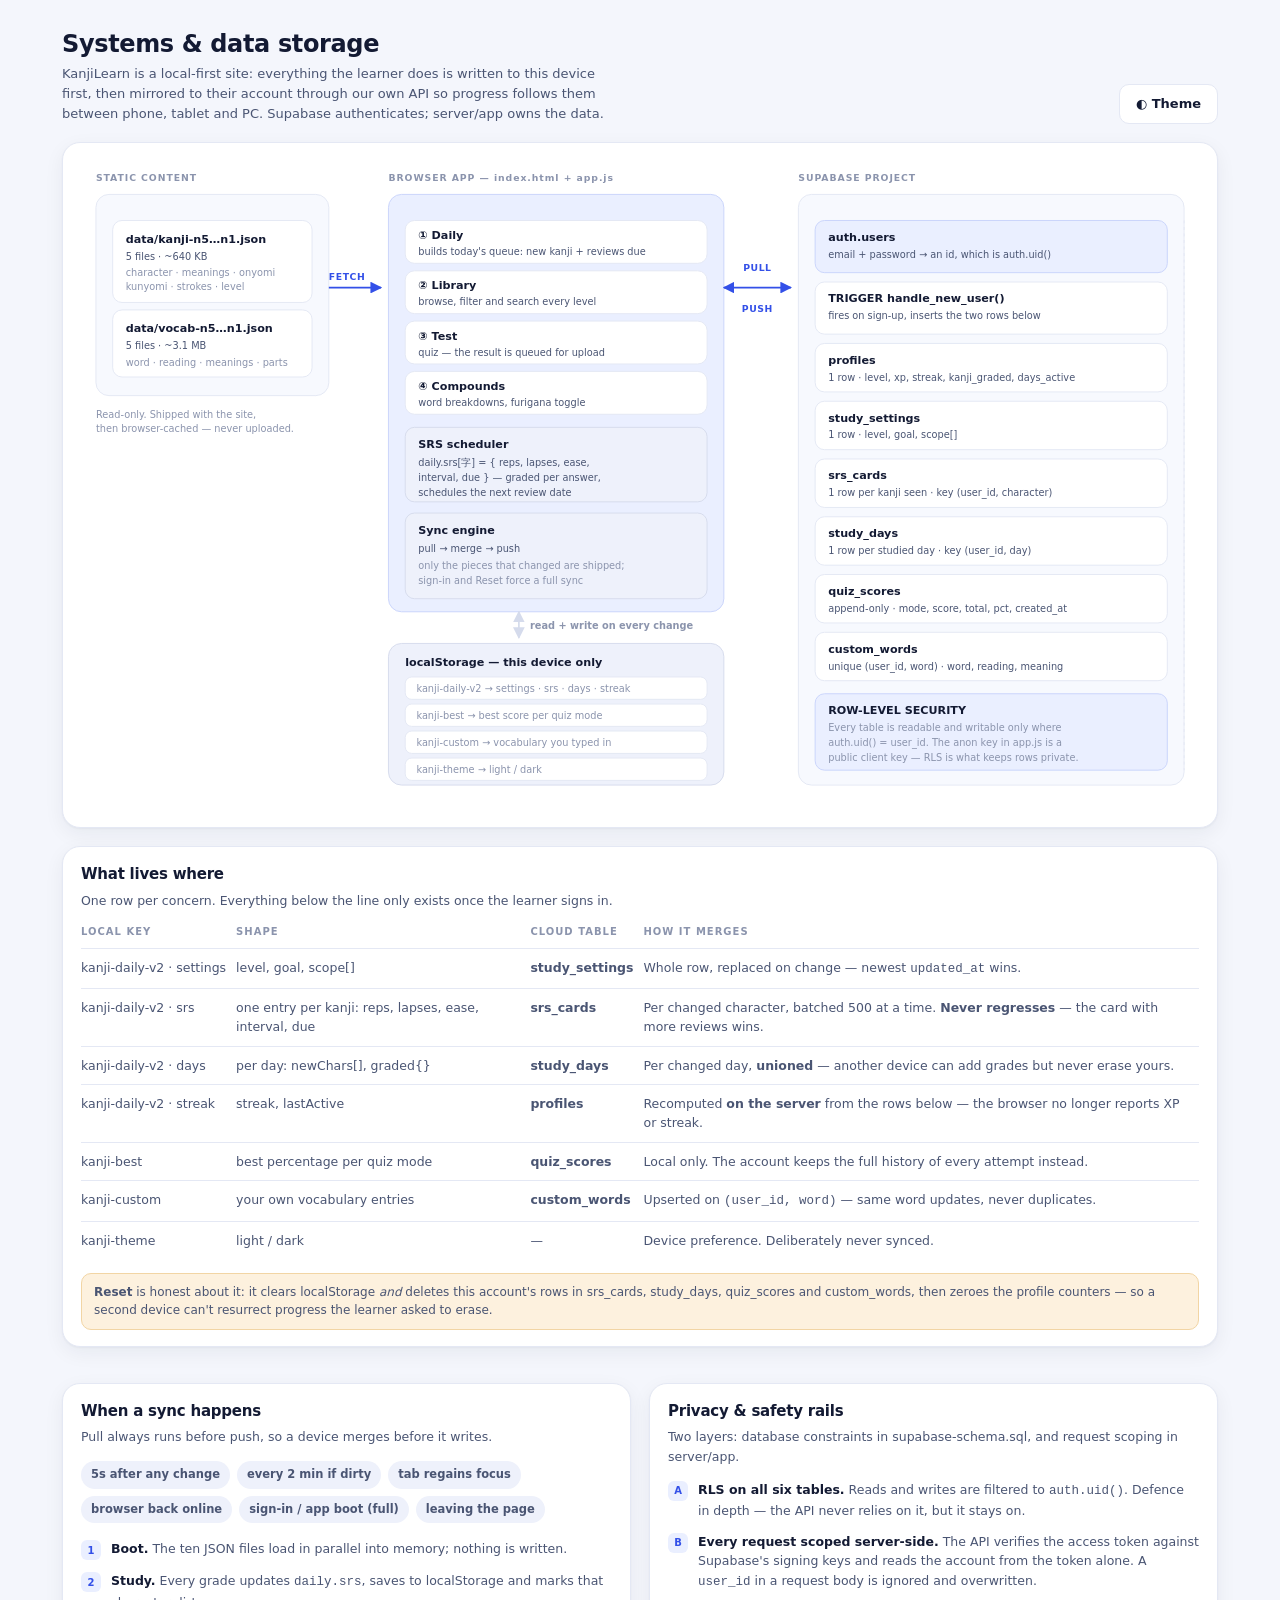
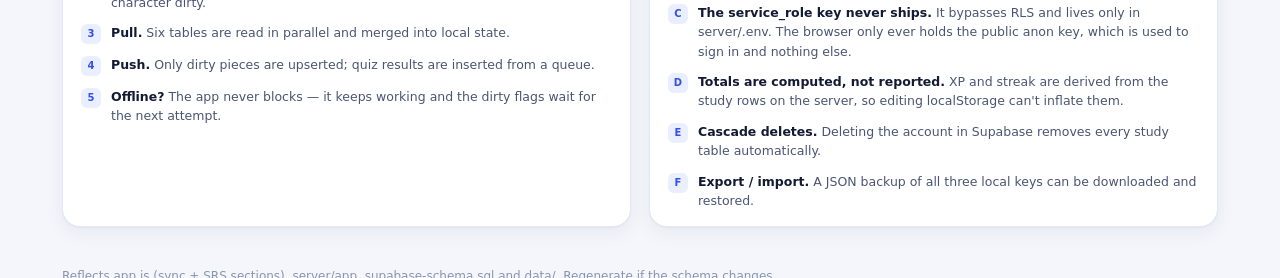
<file: architecture.html>
<!doctype html>
<html lang="en">
<head>
<meta charset="utf-8" />
<meta name="viewport" content="width=device-width, initial-scale=1" />
<title>KanjiLearn — systems &amp; data storage</title>
<link rel="stylesheet" href="styles.css" />
<style>
  body { padding: 0 0 60px; }
  .wrap { max-width: 1200px; margin: 0 auto; padding: 0 22px; }

  .arch-top {
    display: flex; align-items: flex-end; justify-content: space-between;
    gap: 18px; flex-wrap: wrap; margin: 30px 0 4px;
  }
  .arch-top h1 { font-size: 24px; }
  .arch-top p { color: var(--ink-2); font-size: 13px; margin-top: 5px; max-width: 68ch; }

  .arch-card {
    background: var(--surface);
    border: 1px solid var(--line);
    border-radius: var(--r-lg);
    box-shadow: var(--sh-2);
    padding: 16px 18px;
    margin: 18px 0;
  }
  .arch-card > h2 {
    display: flex; align-items: center; gap: 9px;
    font-size: 15px; margin-bottom: 4px;
  }
  .arch-card > .sub { font-size: 12.5px; color: var(--ink-2); margin-bottom: 14px; }

  /* ---------- the diagram ---------- */
  .svg-scroll { overflow-x: auto; padding-bottom: 4px; }
  svg.arch { display: block; width: 100%; min-width: 1040px; height: auto; }
  svg.arch text { font-family: var(--sans); }
  .t-cap   { font-size: 10.5px; fill: var(--muted); font-weight: 500; }
  .t-name  { font-size: 12px;   fill: var(--ink); font-weight: 700; }
  .t-sub   { font-size: 10.5px; fill: var(--ink-2); }
  .t-hd    { font-size: 10px;   fill: var(--muted); font-weight: 800; letter-spacing: .1em; }
  .t-arrow { font-size: 10px;   fill: var(--brand); font-weight: 800; letter-spacing: .06em; }
  .t-albl  { font-size: 10.5px; fill: var(--muted); font-weight: 600; }
  .box      { fill: var(--surface-2); stroke: var(--line); stroke-width: 1; }
  .box-in   { fill: var(--surface);   stroke: var(--line); stroke-width: 1; }
  .box-brand{ fill: var(--brand-soft); stroke: var(--brand-line); stroke-width: 1; }
  .box-dark { fill: var(--surface-3); stroke: var(--line-2); stroke-width: 1; }
  .rule     { stroke: var(--line); stroke-width: 1; }
  .link     { stroke: var(--brand); stroke-width: 1.8; fill: none; }
  .link-calm{ stroke: var(--line-2); stroke-width: 1.8; fill: none; }

  /* ---------- mapping table ---------- */
  table.map { width: 100%; border-collapse: collapse; font-size: 12.5px; }
  table.map th {
    text-align: left; font-size: 10px; letter-spacing: .1em; text-transform: uppercase;
    color: var(--muted); font-weight: 800; padding: 0 10px 8px 0; border-bottom: 1px solid var(--line);
  }
  table.map td { padding: 9px 10px 9px 0; border-bottom: 1px solid var(--line); vertical-align: top; color: var(--ink-2); }
  table.map tr:last-child td { border-bottom: 0; }
  table.map td:first-child { white-space: nowrap; }
  kbd.k {
    display: inline-block; font-family: ui-monospace, "Cascadia Code", Consolas, monospace;
    font-size: 11px; background: var(--surface-3); border: 1px solid var(--line);
    border-radius: 6px; padding: 1px 6px; color: var(--ink);
  }
  .tbl-name { color: var(--brand); font-weight: 600; white-space: nowrap; }
  .none { color: var(--muted); }

  .cols { display: grid; grid-template-columns: 1fr 1fr; gap: 18px; }
  .rule-list { list-style: none; margin: 0; padding: 0; display: flex; flex-direction: column; gap: 11px; }
  .rule-list li { display: flex; gap: 10px; font-size: 12.5px; color: var(--ink-2); }
  .rule-list b { color: var(--ink); }
  .rule-list .n {
    flex-shrink: 0; width: 20px; height: 20px; border-radius: 6px; margin-top: 1px;
    display: grid; place-items: center; font-size: 10px; font-weight: 800;
    background: var(--brand-soft); color: var(--brand);
  }
  .trig { display: flex; flex-wrap: wrap; gap: 7px; margin-top: 12px; }
  .trig span {
    font-size: 11.5px; font-weight: 600; padding: 5px 10px; border-radius: var(--r-pill);
    background: var(--surface-3); color: var(--ink-2);
  }
  .note {
    font-size: 12px; color: var(--ink-2); background: var(--amber-soft);
    border: 1px solid var(--amber-line); border-radius: var(--r-sm); padding: 9px 12px; margin-top: 14px;
  }
  .arch-foot { font-size: 12px; color: var(--muted); margin-top: 22px; }
</style>
</head>
<body>

<div class="wrap">

  <div class="arch-top">
    <div>
      <h1>Systems &amp; data storage</h1>
      <p>KanjiLearn is a local-first site: everything the learner does is written to this device first,
         then mirrored to their account through our own API so progress follows them between phone, tablet
         and PC. Supabase authenticates; <span class="kbd k">server/app</span> owns the data.</p>
    </div>
    <button class="btn" id="theme" type="button">◐ Theme</button>
  </div>

  <!-- ============================ DIAGRAM ============================ -->
  <div class="arch-card">
    <svg class="arch" viewBox="0 0 1200 700" role="img"
         aria-label="Architecture: static JSON data feeds the browser app, the app reads and writes localStorage, and syncs with six Supabase tables locked by row-level security.">

      <defs>
        <marker id="ah" viewBox="0 0 10 10" refX="9" refY="5" markerWidth="7" markerHeight="7" orient="auto-start-reverse">
          <path d="M 0 0 L 10 5 L 0 10 z" fill="var(--brand)" />
        </marker>
        <marker id="ahc" viewBox="0 0 10 10" refX="9" refY="5" markerWidth="7" markerHeight="7" orient="auto-start-reverse">
          <path d="M 0 0 L 10 5 L 0 10 z" fill="var(--line-2)" />
        </marker>
      </defs>

      <!-- column captions -->
      <text class="t-hd" x="16"   y="24">STATIC CONTENT</text>
      <text class="t-hd" x="330"  y="24">BROWSER APP — index.html + app.js</text>
      <text class="t-hd" x="770"  y="24">SUPABASE PROJECT</text>

      <!-- ============ 1. static datasets ============ -->
      <rect class="box" x="16" y="38" width="250" height="216" rx="14" />
      <rect class="box-in" x="34" y="66" width="214" height="88" rx="10" />
      <text class="t-name" x="48" y="90">data/kanji-n5…n1.json</text>
      <text class="t-sub"  x="48" y="108">5 files · ~640 KB</text>
      <text class="t-cap"  x="48" y="126">character · meanings · onyomi</text>
      <text class="t-cap"  x="48" y="141">kunyomi · strokes · level</text>

      <rect class="box-in" x="34" y="162" width="214" height="72" rx="10" />
      <text class="t-name" x="48" y="186">data/vocab-n5…n1.json</text>
      <text class="t-sub"  x="48" y="204">5 files · ~3.1 MB</text>
      <text class="t-cap"  x="48" y="222">word · reading · meanings · parts</text>

      <text class="t-cap" x="16" y="278">Read-only. Shipped with the site,</text>
      <text class="t-cap" x="16" y="293">then browser-cached — never uploaded.</text>

      <!-- ============ 2. the app ============ -->
      <rect class="box-brand" x="330" y="38" width="360" height="448" rx="14" />
      <rect class="box-in" x="348" y="66" width="324" height="46" rx="10" />
      <text class="t-name" x="362" y="86">① Daily</text>
      <text class="t-sub"  x="362" y="103">builds today's queue: new kanji + reviews due</text>

      <rect class="box-in" x="348" y="120" width="324" height="46" rx="10" />
      <text class="t-name" x="362" y="140">② Library</text>
      <text class="t-sub"  x="362" y="157">browse, filter and search every level</text>

      <rect class="box-in" x="348" y="174" width="324" height="46" rx="10" />
      <text class="t-name" x="362" y="194">③ Test</text>
      <text class="t-sub"  x="362" y="211">quiz — the result is queued for upload</text>

      <rect class="box-in" x="348" y="228" width="324" height="46" rx="10" />
      <text class="t-name" x="362" y="248">④ Compounds</text>
      <text class="t-sub"  x="362" y="265">word breakdowns, furigana toggle</text>

      <rect class="box-dark" x="348" y="288" width="324" height="80" rx="10" />
      <text class="t-name" x="362" y="310">SRS scheduler</text>
      <text class="t-sub"  x="362" y="330">daily.srs[字] = { reps, lapses, ease,</text>
      <text class="t-sub"  x="362" y="346">interval, due } — graded per answer,</text>
      <text class="t-sub"  x="362" y="362">schedules the next review date</text>

      <rect class="box-dark" x="348" y="380" width="324" height="92" rx="10" />
      <text class="t-name" x="362" y="402">Sync engine</text>
      <text class="t-sub"  x="362" y="422">pull → merge → push</text>
      <text class="t-cap"  x="362" y="440">only the pieces that changed are shipped;</text>
      <text class="t-cap"  x="362" y="456">sign-in and Reset force a full sync</text>

      <!-- ============ 3. local storage ============ -->
      <rect class="box-dark" x="330" y="520" width="360" height="152" rx="14" />
      <text class="t-name" x="348" y="544">localStorage — this device only</text>

      <rect class="box-in" x="348" y="556" width="324" height="24" rx="7" />
      <text class="t-cap" x="360" y="572">kanji-daily-v2 → settings · srs · days · streak</text>

      <rect class="box-in" x="348" y="585" width="324" height="24" rx="7" />
      <text class="t-cap" x="360" y="601">kanji-best → best score per quiz mode</text>

      <rect class="box-in" x="348" y="614" width="324" height="24" rx="7" />
      <text class="t-cap" x="360" y="630">kanji-custom → vocabulary you typed in</text>

      <rect class="box-in" x="348" y="643" width="324" height="24" rx="7" />
      <text class="t-cap" x="360" y="659">kanji-theme → light / dark</text>

      <!-- ============ 4. supabase ============ -->
      <rect class="box" x="770" y="38" width="414" height="634" rx="14" />

      <rect class="box-brand" x="788" y="66" width="378" height="56" rx="10" />
      <text class="t-name" x="802" y="88">auth.users</text>
      <text class="t-sub"  x="802" y="106">email + password → an id, which is auth.uid()</text>

      <rect class="box-in" x="788" y="132" width="378" height="56" rx="10" />
      <text class="t-name" x="802" y="154">TRIGGER handle_new_user()</text>
      <text class="t-sub"  x="802" y="172">fires on sign-up, inserts the two rows below</text>

      <rect class="box-in" x="788" y="198" width="378" height="52" rx="10" />
      <text class="t-name" x="802" y="220">profiles</text>
      <text class="t-sub"  x="802" y="238">1 row · level, xp, streak, kanji_graded, days_active</text>

      <rect class="box-in" x="788" y="260" width="378" height="52" rx="10" />
      <text class="t-name" x="802" y="282">study_settings</text>
      <text class="t-sub"  x="802" y="300">1 row · level, goal, scope[]</text>

      <rect class="box-in" x="788" y="322" width="378" height="52" rx="10" />
      <text class="t-name" x="802" y="344">srs_cards</text>
      <text class="t-sub"  x="802" y="362">1 row per kanji seen · key (user_id, character)</text>

      <rect class="box-in" x="788" y="384" width="378" height="52" rx="10" />
      <text class="t-name" x="802" y="406">study_days</text>
      <text class="t-sub"  x="802" y="424">1 row per studied day · key (user_id, day)</text>

      <rect class="box-in" x="788" y="446" width="378" height="52" rx="10" />
      <text class="t-name" x="802" y="468">quiz_scores</text>
      <text class="t-sub"  x="802" y="486">append-only · mode, score, total, pct, created_at</text>

      <rect class="box-in" x="788" y="508" width="378" height="52" rx="10" />
      <text class="t-name" x="802" y="530">custom_words</text>
      <text class="t-sub"  x="802" y="548">unique (user_id, word) · word, reading, meaning</text>

      <rect class="box-brand" x="788" y="574" width="378" height="82" rx="10" />
      <text class="t-name" x="802" y="596">ROW-LEVEL SECURITY</text>
      <text class="t-cap"  x="802" y="614">Every table is readable and writable only where</text>
      <text class="t-cap"  x="802" y="630">auth.uid() = user_id. The anon key in app.js is a</text>
      <text class="t-cap"  x="802" y="646">public client key — RLS is what keeps rows private.</text>

      <!-- ============ connectors ============ -->
      <!-- static -> app -->
      <path class="link" d="M 266 138 L 322 138" marker-end="url(#ah)" />
      <text class="t-arrow" x="266" y="130">FETCH</text>

      <!-- app <-> localStorage -->
      <path class="link-calm" d="M 470 486 L 470 514" marker-start="url(#ahc)" marker-end="url(#ahc)" />
      <text class="t-albl" x="482" y="504">read + write on every change</text>

      <!-- app <-> cloud -->
      <path class="link" d="M 690 138 L 762 138" marker-start="url(#ah)" marker-end="url(#ah)" />
      <text class="t-arrow" x="726" y="120" text-anchor="middle">PULL</text>
      <text class="t-arrow" x="726" y="164" text-anchor="middle">PUSH</text>

      <!-- cloud RLS side rail -->
      <path class="rule" d="M 1184 66 L 1184 656" stroke-dasharray="3 4" />
    </svg>
  </div>

  <!-- ============================ MAPPING ============================ -->
  <div class="arch-card">
    <h2>What lives where</h2>
    <p class="sub">One row per concern. Everything below the line only exists once the learner signs in.</p>

    <table class="map">
      <thead>
        <tr>
          <th>Local key</th>
          <th>Shape</th>
          <th>Cloud table</th>
          <th>How it merges</th>
        </tr>
      </thead>
      <tbody>
        <tr>
          <td><span class="kbd k">kanji-daily-v2</span> · settings</td>
          <td>level, goal, scope[]</td>
          <td class="tbl-name">study_settings</td>
          <td>Whole row, replaced on change — newest <code>updated_at</code> wins.</td>
        </tr>
        <tr>
          <td><span class="kbd k">kanji-daily-v2</span> · srs</td>
          <td>one entry per kanji: reps, lapses, ease, interval, due</td>
          <td class="tbl-name">srs_cards</td>
          <td>Per changed character, batched 500 at a time. <b>Never regresses</b> — the card with more reviews wins.</td>
        </tr>
        <tr>
          <td><span class="kbd k">kanji-daily-v2</span> · days</td>
          <td>per day: newChars[], graded{}</td>
          <td class="tbl-name">study_days</td>
          <td>Per changed day, <b>unioned</b> — another device can add grades but never erase yours.</td>
        </tr>
        <tr>
          <td><span class="kbd k">kanji-daily-v2</span> · streak</td>
          <td>streak, lastActive</td>
          <td class="tbl-name">profiles</td>
          <td>Recomputed <b>on the server</b> from the rows below — the browser no longer reports XP or streak.</td>
        </tr>
        <tr>
          <td><span class="kbd k">kanji-best</span></td>
          <td>best percentage per quiz mode</td>
          <td class="tbl-name">quiz_scores</td>
          <td class="none">Local only. The account keeps the full history of every attempt instead.</td>
        </tr>
        <tr>
          <td><span class="kbd k">kanji-custom</span></td>
          <td>your own vocabulary entries</td>
          <td class="tbl-name">custom_words</td>
          <td>Upserted on <code>(user_id, word)</code> — same word updates, never duplicates.</td>
        </tr>
        <tr>
          <td><span class="kbd k">kanji-theme</span></td>
          <td>light / dark</td>
          <td class="none">—</td>
          <td class="none">Device preference. Deliberately never synced.</td>
        </tr>
      </tbody>
    </table>

    <p class="note"><b>Reset</b> is honest about it: it clears localStorage <em>and</em> deletes this account's rows in
      srs_cards, study_days, quiz_scores and custom_words, then zeroes the profile counters — so a second device
      can't resurrect progress the learner asked to erase.</p>
  </div>

  <div class="cols">
    <!-- ============================ SYNC ============================ -->
    <div class="arch-card">
      <h2>When a sync happens</h2>
      <p class="sub">Pull always runs before push, so a device merges before it writes.</p>
      <div class="trig">
        <span>5s after any change</span>
        <span>every 2 min if dirty</span>
        <span>tab regains focus</span>
        <span>browser back online</span>
        <span>sign-in / app boot (full)</span>
        <span>leaving the page</span>
      </div>
      <ul class="rule-list" style="margin-top:16px">
        <li><span class="n">1</span><span><b>Boot.</b> The ten JSON files load in parallel into memory; nothing is written.</span></li>
        <li><span class="n">2</span><span><b>Study.</b> Every grade updates <code>daily.srs</code>, saves to localStorage and marks that character dirty.</span></li>
        <li><span class="n">3</span><span><b>Pull.</b> Six tables are read in parallel and merged into local state.</span></li>
        <li><span class="n">4</span><span><b>Push.</b> Only dirty pieces are upserted; quiz results are inserted from a queue.</span></li>
        <li><span class="n">5</span><span><b>Offline?</b> The app never blocks — it keeps working and the dirty flags wait for the next attempt.</span></li>
      </ul>
    </div>

    <!-- ============================ GUARANTEES ============================ -->
    <div class="arch-card">
      <h2>Privacy &amp; safety rails</h2>
      <p class="sub">Two layers: database constraints in <span class="kbd k">supabase-schema.sql</span>, and request scoping in <span class="kbd k">server/app</span>.</p>
      <ul class="rule-list">
        <li><span class="n">A</span><span><b>RLS on all six tables.</b> Reads and writes are filtered to <code>auth.uid()</code>. Defence in depth — the API never relies on it, but it stays on.</span></li>
        <li><span class="n">B</span><span><b>Every request scoped server-side.</b> The API verifies the access token against Supabase's signing keys and reads the account from the token alone. A <code>user_id</code> in a request body is ignored and overwritten.</span></li>
        <li><span class="n">C</span><span><b>The service_role key never ships.</b> It bypasses RLS and lives only in <span class="kbd k">server/.env</span>. The browser only ever holds the public anon key, which is used to sign in and nothing else.</span></li>
        <li><span class="n">D</span><span><b>Totals are computed, not reported.</b> XP and streak are derived from the study rows on the server, so editing localStorage can't inflate them.</span></li>
        <li><span class="n">E</span><span><b>Cascade deletes.</b> Deleting the account in Supabase removes every study table automatically.</span></li>
        <li><span class="n">F</span><span><b>Export / import.</b> A JSON backup of all three local keys can be downloaded and restored.</span></li>
      </ul>
    </div>
  </div>

  <p class="arch-foot">Reflects <span class="kbd k">app.js</span> (sync + SRS sections), <span class="kbd k">server/app</span>, <span class="kbd k">supabase-schema.sql</span> and <span class="kbd k">data/</span>. Regenerate if the schema changes.</p>
</div>

<script>
  var root = document.documentElement;
  var KEY = "kanji-theme";
  function paint() {
    var saved = null;
    try { saved = localStorage.getItem(KEY); } catch (e) {}
    var dark = saved ? saved === "dark"
                       : window.matchMedia("(prefers-color-scheme: dark)").matches;
    root.classList.toggle("dark", dark);
  }
  paint();
  document.getElementById("theme").addEventListener("click", function () {
    var dark = !root.classList.contains("dark");
    root.classList.toggle("dark", dark);
    try { localStorage.setItem(KEY, dark ? "dark" : "light"); } catch (e) {}
  });
</script>
</body>
</html>
</file>
<file: styles.css>
/* ============================================================
   KanjiLearn — design system
   Sidebar shell · soft indigo dashboard · light + dark
   ============================================================ */

:root {
  /* surfaces */
  --bg:          #f4f6fc;
  --surface:     #ffffff;
  --surface-2:   #f7f9fe;
  --surface-3:   #eef1fb;
  --line:        #e4e8f4;
  --line-2:      #d5dbec;

  /* text */
  --ink:         #131a33;
  --ink-2:       #4a5573;
  --muted:       #8b94ad;
  --on-brand:    #ffffff;

  /* brand */
  --brand:       #3350e8;
  --brand-2:     #2740c9;
  --brand-soft:  #eaefff;
  --brand-line:  #c9d3fb;

  /* accents */
  --green:       #0f9d63;
  --green-soft:  #e2f7ee;
  --green-line:  #a9e3ca;
  --amber:       #d98218;
  --amber-soft:  #fdf1de;
  --amber-line:  #f2d5a4;
  --red:         #d63a4b;
  --red-soft:    #fdeaec;
  --red-line:    #f5c0c7;

  /* shape */
  --r-xs: 8px;
  --r-sm: 10px;
  --r-md: 14px;
  --r-lg: 18px;
  --r-xl: 24px;
  --r-pill: 999px;

  /* elevation */
  --sh-1: 0 1px 2px rgba(19, 26, 51, .05);
  --sh-2: 0 1px 2px rgba(19, 26, 51, .04), 0 6px 20px rgba(19, 26, 51, .06);
  --sh-3: 0 12px 40px rgba(19, 26, 51, .12);

  /* type */
  --sans: "Inter", "Noto Sans JP", system-ui, -apple-system, "Segoe UI", Meiryo, sans-serif;
  --serif: "Noto Serif JP", "Hiragino Mincho ProN", "Yu Mincho", YuMincho, serif;

  --sidebar-w: 244px;
  --rail-w: 316px;
  --topbar-h: 62px;
}

/* ---------------- dark mode ---------------- */
html.dark {
  color-scheme: dark;

  --bg:        #0c1020;
  --surface:   #151a2c;
  --surface-2: #1b2136;
  --surface-3: #212942;
  --line:      #272f49;
  --line-2:    #364058;

  --ink:       #eef1f9;
  --ink-2:     #b3bcd4;
  --muted:     #7e88a3;

  --brand:       #6b83ff;
  --brand-2:     #8093ff;
  --brand-soft:  #1e2647;
  --brand-line:  #34406e;

  --green:       #3ed39a;
  --green-soft:  #12301f;
  --green-line:  #1f5540;
  --amber:       #f0b45c;
  --amber-soft:  #33240f;
  --amber-line:  #5c431c;
  --red:         #ff7d8c;
  --red-soft:    #351a20;
  --red-line:    #5e2f38;

  --sh-1: 0 1px 2px rgba(0, 0, 0, .3);
  --sh-2: 0 1px 2px rgba(0, 0, 0, .3), 0 8px 24px rgba(0, 0, 0, .35);
  --sh-3: 0 16px 48px rgba(0, 0, 0, .5);
}

/* ---------------- base ---------------- */
* { box-sizing: border-box; }
html, body { height: 100%; }
body {
  margin: 0;
  font-family: var(--sans);
  font-size: 14px;
  line-height: 1.55;
  color: var(--ink);
  background: var(--bg);
  -webkit-font-smoothing: antialiased;
  text-rendering: optimizeLegibility;
}
h1, h2, h3, h4 { margin: 0; font-weight: 700; letter-spacing: -.015em; }
h1 { font-size: 25px; line-height: 1.2; }
h2 { font-size: 16px; }
h3 { font-size: 14px; }
p { margin: 0; }
a { color: var(--brand); }
b { font-weight: 600; }
button { font: inherit; color: inherit; }
.hidden { display: none !important; }
:focus-visible { outline: 2px solid var(--brand); outline-offset: 2px; border-radius: var(--r-xs); }

.eyebrow {
  font-size: 10px;
  font-weight: 700;
  letter-spacing: .1em;
  text-transform: uppercase;
  color: var(--muted);
  margin: 0;
}
.sub { font-size: 12.5px; color: var(--ink-2); margin: 0; }
.sub strong, .sub b { color: var(--ink); }
kbd {
  font: 600 10.5px/1.5 var(--sans);
  background: var(--surface-3);
  color: var(--ink-2);
  border: 1px solid var(--line);
  border-radius: 6px;
  padding: 1px 6px;
  white-space: nowrap;
}
/* long meanings / readings must never push the layout wider than the screen */
.mnemonic p, .card.tile .m, .card.tile .r, .comp .ex-en, .comp .no-ex,
.comp .furi-note, .quiz-q .q-mean, .sub { overflow-wrap: anywhere; }

/* ============================================================
   SHELL
   ============================================================ */
.app {
  display: flex;
  min-height: 100vh;
  min-height: 100dvh;
  overflow-x: clip;
}
html.nav-locked, html.nav-locked body { overflow: hidden; }

.sidebar {
  width: var(--sidebar-w);
  flex: 0 0 var(--sidebar-w);
  background: var(--surface);
  border-right: 1px solid var(--line);
  padding: 20px 14px;
  display: flex;
  flex-direction: column;
  gap: 22px;
  position: sticky;
  top: 0;
  height: 100vh;
  height: 100dvh;
  overflow-y: auto;
  overscroll-behavior: contain;
}
/* scoped to the sidebar: `.brand` is also used as a deck tone (`.deck.brand`) */
.sidebar .brand { display: flex; align-items: center; gap: 10px; padding: 0 6px; }
.icon-btn.side-close { display: none; margin-left: auto; flex-shrink: 0; }
.brand-mark {
  width: 38px; height: 38px;
  display: grid; place-items: center;
  background: var(--brand); color: #fff;
  border-radius: 11px;
  font-family: var(--serif);
  font-size: 20px;
  flex-shrink: 0;
  box-shadow: 0 4px 12px rgba(51, 80, 232, .28);
}
.brand-txt { display: flex; flex-direction: column; line-height: 1.2; min-width: 0; }
.brand-txt b { font-size: 14.5px; font-weight: 800; letter-spacing: -.02em; }
.brand-txt small { font-size: 10px; font-weight: 600; letter-spacing: .07em; text-transform: uppercase; color: var(--muted); }

.side-nav { display: flex; flex-direction: column; gap: 4px; }
.side-nav > .eyebrow { padding: 0 10px; margin: 14px 0 4px; }
.side-nav > .eyebrow:first-child { margin-top: 0; }

.tabs { display: flex; flex-direction: column; gap: 3px; }
.tabs button {
  display: flex; align-items: center; gap: 10px;
  width: 100%;
  border: 0; background: transparent; cursor: pointer;
  padding: 9px 12px;
  border-radius: var(--r-sm);
  font-size: 13.5px; font-weight: 600;
  color: var(--ink-2);
  text-align: left;
  transition: background .13s, color .13s;
}
.tabs button:hover { background: var(--surface-3); color: var(--ink); }
.tabs button.active { background: var(--brand); color: var(--on-brand); box-shadow: 0 4px 12px rgba(51,80,232,.24); }
.tabs button svg { flex-shrink: 0; opacity: .9; }

.side-link {
  display: flex; align-items: center; gap: 10px;
  width: 100%;
  border: 0; background: transparent; cursor: pointer;
  padding: 8px 12px;
  border-radius: var(--r-sm);
  font-size: 13px; font-weight: 500;
  color: var(--ink-2);
  text-align: left;
}
.side-link:hover { background: var(--surface-3); color: var(--ink); }
.side-link .sync-dot { margin-left: auto; }

.sync-dot {
  width: 7px; height: 7px; flex-shrink: 0;
  border-radius: 50%;
  background: var(--line-2);
}
.sync-dot[data-state="ready"] { background: var(--green); }
.sync-dot[data-state="syncing"] { background: var(--brand); animation: pulse 1s ease-in-out infinite; }
.sync-dot[data-state="error"] { background: var(--red); }
.sync-dot[data-state="local"] { background: var(--amber); }
@keyframes pulse { 0%, 100% { opacity: 1 } 50% { opacity: .3 } }

.side-foot { margin-top: auto; display: flex; flex-direction: column; gap: 10px; }
.sync-status {
  display: flex; align-items: center; gap: 8px;
  width: 100%;
  padding: 7px 10px;
  border: 1px solid var(--line);
  border-radius: var(--r-sm);
  background: var(--surface-2);
  color: var(--ink-2);
  font-size: 11px; font-weight: 600;
  cursor: pointer;
  text-align: left;
  transition: background .13s, border-color .13s, color .13s;
}
.sync-status:hover { background: var(--surface-3); border-color: var(--line-2); color: var(--ink); }
.sync-status .dot { width: 7px; height: 7px; background: var(--amber); flex-shrink: 0; }
.sync-status[data-state="ready"] .dot { background: var(--green); }
.sync-status[data-state="syncing"] .dot { background: var(--brand); animation: pulse 1s ease-in-out infinite; }
.sync-status[data-state="error"] .dot { background: var(--red); }
.sync-status[data-state="ready"] { color: var(--green); border-color: var(--green-line); background: var(--green-soft); }
.sync-status[data-state="error"] { color: var(--red); border-color: var(--red-line); background: var(--red-soft); }
.sync-status[data-state="off"] { display: none; }
.mnemonic {
  background: var(--amber-soft);
  border: 1px solid var(--amber-line);
  border-radius: var(--r-md);
  padding: 12px 13px;
}
.mnemonic b { display: block; font-size: 11.5px; color: var(--amber); margin-bottom: 3px; }
.mnemonic p { font-size: 11.5px; color: var(--ink-2); line-height: 1.45; }

.workspace { flex: 1; min-width: 0; display: flex; flex-direction: column; }

.topbar {
  position: sticky; top: 0; z-index: 30;
  min-height: var(--topbar-h);
  display: flex; align-items: center;
  flex-wrap: wrap;
  column-gap: clamp(8px, 1.4vw, 14px);
  row-gap: 8px;
  padding: 0 clamp(12px, 2.2vw, 22px);
  background: color-mix(in srgb, var(--surface) 88%, transparent);
  backdrop-filter: saturate(180%) blur(12px);
  border-bottom: 1px solid var(--line);
}
.search {
  flex: 1 1 200px; min-width: 0; max-width: 460px;
  display: flex; align-items: center; gap: 9px;
  background: var(--surface-2);
  border: 1px solid var(--line);
  border-radius: var(--r-sm);
  padding: 8px 12px;
  color: var(--muted);
  transition: border-color .13s, background .13s;
}
.search:focus-within { border-color: var(--brand-line); background: var(--surface); box-shadow: 0 0 0 3px var(--brand-soft); }
.search input {
  flex: 1; min-width: 0;
  border: 0; outline: 0; background: transparent;
  font: inherit; font-size: 13px;
  color: var(--ink);
}
.search input::placeholder { color: var(--muted); }
.search svg { flex-shrink: 0; }

.top-right { margin-left: auto; display: flex; align-items: center; gap: 8px; flex-shrink: 0; }

.icon-btn {
  display: grid; place-items: center;
  width: 34px; height: 34px;
  border: 1px solid var(--line);
  background: var(--surface);
  border-radius: var(--r-sm);
  cursor: pointer;
  font-size: 15px;
  color: var(--ink-2);
  transition: background .13s, border-color .13s, color .13s;
}
.icon-btn:hover { background: var(--surface-3); border-color: var(--line-2); color: var(--ink); }
.menu-btn { display: none; }

.avatar {
  position: relative;
  width: 34px; height: 34px;
  display: grid; place-items: center;
  border-radius: var(--r-pill);
  border: 0;
  background: var(--brand);
  color: #fff;
  font-size: 11px; font-weight: 800;
  letter-spacing: .02em;
  cursor: pointer;
  box-shadow: 0 3px 10px rgba(51,80,232,.28);
}
/* signed in: small green dot so the avatar reads as the account button */
.avatar.is-acct::after {
  content: "";
  position: absolute; right: -1px; bottom: -1px;
  width: 10px; height: 10px;
  border-radius: 50%;
  background: var(--green);
  border: 2px solid var(--surface);
}

/* ---------------- chips / pills ---------------- */
.chip {
  display: inline-flex; align-items: center; gap: 5px;
  font-size: 11px; font-weight: 700;
  letter-spacing: .02em;
  padding: 4px 10px;
  border-radius: var(--r-pill);
  border: 1px solid transparent;
  white-space: nowrap;
  max-width: 100%;
  overflow: hidden;
}
.chip-streak { background: var(--amber-soft); color: var(--amber); border-color: var(--amber-line); }
.chip-xp    { background: var(--green-soft); color: var(--green); border-color: var(--green-line); }
.chip-brand { background: var(--brand-soft); color: var(--brand); border-color: var(--brand-line); }
.chip-green { background: var(--green-soft); color: var(--green); border-color: var(--green-line); }
.chip-quiet { background: var(--surface-3); color: var(--ink-2); border-color: var(--line); }

/* ============================================================
   PAGE FRAME
   ============================================================ */
.page {
  padding: clamp(14px, 2.2vw, 22px);
  flex: 1;
  width: 100%;
  max-width: 1560px;
  margin: 0 auto;
  min-width: 0;
  container-type: inline-size;
  container-name: page;
}
.tab-panel { display: none; }
.tab-panel.active { display: block; animation: rise .2s ease-out; }
@keyframes rise { from { opacity: 0; transform: translateY(4px); } to { opacity: 1; transform: none; } }

.page-head {
  display: flex; align-items: flex-end; justify-content: space-between;
  gap: 18px; flex-wrap: wrap;
  margin-bottom: 18px;
}
.page-head h1 { margin-top: 3px; }
.page-head.compact { display: block; }
.head-tools { display: flex; align-items: center; gap: 10px; flex-wrap: wrap; }

.split {
  display: grid;
  grid-template-columns: minmax(0, 1fr) var(--rail-w);
  gap: 18px;
  align-items: start;
}
.col-main { display: flex; flex-direction: column; gap: 16px; min-width: 0; }
.rail { display: flex; flex-direction: column; gap: 14px; position: sticky; top: calc(var(--topbar-h) + 22px); }

.section-head { display: flex; align-items: center; justify-content: space-between; gap: 12px; flex-wrap: wrap; }
.sub-head { display: flex; align-items: center; gap: 10px; margin-top: 4px; }

/* ============================================================
   CARD
   ============================================================ */
.card {
  background: var(--surface);
  border: 1px solid var(--line);
  border-radius: var(--r-lg);
  box-shadow: var(--sh-2);
  padding: 18px;
}
.card.soft { background: var(--surface-2); box-shadow: none; }
.card-head {
  display: flex; align-items: center; justify-content: space-between;
  gap: 12px; flex-wrap: wrap;
  margin-bottom: 14px;
}
.card-head h2, .card-head h3 { display: flex; align-items: center; gap: 8px; }
.card-head .sub { flex-basis: 100%; margin-top: -6px; }
.done-card { background: var(--green-soft); border-color: var(--green-line); box-shadow: none; }

/* ---------------- buttons ---------------- */
.btn {
  display: inline-flex; align-items: center; justify-content: center; gap: 7px;
  border: 1px solid var(--line);
  background: var(--surface);
  color: var(--ink);
  padding: 9px 16px;
  border-radius: var(--r-sm);
  font-size: 13px; font-weight: 600;
  cursor: pointer;
  white-space: nowrap;
  transition: background .13s, border-color .13s, color .13s, transform .08s, box-shadow .13s;
}
.btn:hover { border-color: var(--line-2); background: var(--surface-3); }
.btn:active { transform: translateY(1px); }
.btn-primary {
  background: var(--brand); color: var(--on-brand);
  border-color: var(--brand);
  box-shadow: 0 3px 10px rgba(51, 80, 232, .22);
}
.btn-primary:hover { background: var(--brand-2); border-color: var(--brand-2); }
.btn-ghost { background: transparent; }
.btn-ghost:hover { background: var(--surface-3); }
.btn-sm { padding: 6px 11px; font-size: 12px; border-radius: var(--r-xs); }
.btn.wide { width: 100%; }
.btn-invert { background: var(--surface); color: var(--brand); border-color: var(--brand-line); }
.btn-invert:hover { background: var(--brand-soft); }
.btn:disabled { opacity: .5; cursor: default; }
.btn-row { display: flex; align-items: center; gap: 8px; flex-wrap: wrap; margin-top: 14px; }
.btn-row.tight { margin-top: 0; }
.btn-row.end { justify-content: flex-end; }

/* ---------------- form fields ---------------- */
.field { display: flex; flex-direction: column; gap: 6px; min-width: 0; }
.field-inline { flex-direction: row; align-items: center; gap: 8px; }
.field-wide { grid-column: 1 / -1; }
.settings-grid { display: grid; grid-template-columns: 180px 150px 1fr; gap: 14px; align-items: end; }

select,
input[type="search"], input[type="text"], input[type="number"],
input[type="email"], input[type="password"], .custom-form input {
  width: 100%;
  padding: 8px 11px;
  border: 1px solid var(--line);
  border-radius: var(--r-sm);
  background: var(--surface);
  color: var(--ink);
  font: inherit; font-size: 13px;
  outline: 0;
  transition: border-color .13s, box-shadow .13s;
}
select:focus, input:focus { border-color: var(--brand); box-shadow: 0 0 0 3px var(--brand-soft); }
input[type="search"]::placeholder,
input[type="text"]::placeholder,
input[type="number"]::placeholder,
input[type="email"]::placeholder,
input[type="password"]::placeholder { color: var(--muted); }
select { cursor: pointer; appearance: none; padding-right: 30px;
  background-image: url("data:image/svg+xml,%3Csvg xmlns='http://www.w3.org/2000/svg' width='12' height='12' viewBox='0 0 24 24' fill='none' stroke='%238b94ad' stroke-width='3' stroke-linecap='round'%3E%3Cpath d='M5 9l7 7 7-7'/%3E%3C/svg%3E");
  background-repeat: no-repeat; background-position: right 10px center; }
html.dark select { background-image: url("data:image/svg+xml,%3Csvg xmlns='http://www.w3.org/2000/svg' width='12' height='12' viewBox='0 0 24 24' fill='none' stroke='%237e88a3' stroke-width='3' stroke-linecap='round'%3E%3Cpath d='M5 9l7 7 7-7'/%3E%3C/svg%3E"); }
input[type="checkbox"] { accent-color: var(--brand); width: 15px; height: 15px; }

/* segmented level toggles */
.levels.seg { display: flex; gap: 5px; flex-wrap: wrap; }
.levels.seg label {
  position: relative;
  display: inline-flex; align-items: center;
  padding: 6px 13px;
  border-radius: var(--r-sm);
  border: 1px solid var(--line);
  background: var(--surface);
  font-size: 12.5px; font-weight: 700;
  color: var(--ink-2);
  cursor: pointer;
  user-select: none;
  transition: background .13s, color .13s, border-color .13s;
}
.levels.seg label:hover { border-color: var(--line-2); background: var(--surface-3); }
.levels.seg input { position: absolute; opacity: 0; width: 0; height: 0; }
.levels.seg input:checked + span { color: inherit; }
.levels.seg label:has(input:checked) {
  background: var(--brand); color: var(--on-brand);
  border-color: var(--brand);
  box-shadow: 0 3px 9px rgba(51, 80, 232, .2);
}

.switch { display: inline-flex; align-items: center; gap: 7px; cursor: pointer; font-size: 12.5px; color: var(--ink-2); font-weight: 600; }
.switch input { position: absolute; opacity: 0; width: 0; height: 0; }
.switch span {
  padding-left: 32px; position: relative;
  line-height: 20px;
}
.switch span::before {
  content: ""; position: absolute; left: 0; top: 50%;
  width: 25px; height: 15px; margin-top: -7.5px;
  border-radius: var(--r-pill);
  background: var(--line-2);
  transition: background .16s;
}
.switch span::after {
  content: ""; position: absolute; left: 3px; top: 50%;
  width: 11px; height: 11px; margin-top: -5.5px;
  border-radius: 50%;
  background: #fff;
  box-shadow: var(--sh-1);
  transition: transform .16s;
}
.switch input:checked + span::before { background: var(--brand); }
.switch input:checked + span::after { transform: translateX(10px); }

.filter-row {
  display: flex; align-items: center; gap: 12px; flex-wrap: wrap;
  background: var(--surface);
  border: 1px solid var(--line);
  border-radius: var(--r-md);
  padding: 12px 14px;
  margin-bottom: 16px;
  box-shadow: var(--sh-1);
}
.filter-row > input[type="search"] { flex: 1; min-width: 200px; }
.filter-row > select { width: auto; min-width: 170px; }
.legend { display: flex; gap: 13px; font-size: 11.5px; color: var(--ink-2); font-weight: 600; flex-wrap: wrap; }
.legend span { display: inline-flex; align-items: center; gap: 6px; }

/* status dots */
.dot { display: inline-block; width: 7px; height: 7px; border-radius: 50%; }
.dot.new     { background: var(--brand); }
.dot.due     { background: var(--amber); }
.dot.learned { background: var(--green); }

/* ============================================================
   KANJI CARDS (library + daily queue)
   ============================================================ */
.grid {
  display: grid;
  grid-template-columns: repeat(auto-fill, minmax(min(146px, 46cqw), 1fr));
  gap: clamp(10px, 1.6vw, 12px);
}
.card.tile {
  position: relative;
  display: flex; flex-direction: column; align-items: center;
  gap: 5px;
  padding: 14px 12px 12px;
  text-align: center;
  cursor: pointer;
  background: var(--surface);
  border: 1px solid var(--line);
  border-radius: var(--r-md);
  box-shadow: var(--sh-1);
  transition: transform .12s, box-shadow .12s, border-color .12s;
}
.card.tile:hover { transform: translateY(-2px); box-shadow: var(--sh-2); border-color: var(--brand-line); }
.card.tile .tile-top {
  position: absolute; top: 9px; left: 9px; right: 9px;
  display: flex; align-items: center; justify-content: space-between;
}
.card.tile .badge {
  font-size: 9.5px; font-weight: 800; letter-spacing: .06em;
  color: var(--brand); background: var(--brand-soft);
  padding: 2px 6px; border-radius: 5px;
}
.card.tile .k {
  font-family: var(--serif);
  font-size: 40px;
  font-size: clamp(30px, 9cqw, 40px);
  line-height: 1.15;
  color: var(--ink);
  margin-top: 16px;
}
.card.tile .m { font-size: 12.5px; font-weight: 600; color: var(--ink); line-height: 1.35; }
.card.tile .r { font-size: 11px; color: var(--muted); line-height: 1.4; }
.card.tile .strokes { font-size: 10.5px; color: var(--muted); }
.card.tile .tile-go {
  position: absolute; bottom: 9px; right: 11px;
  color: var(--muted); font-size: 13px;
  opacity: 0; transition: opacity .12s, transform .12s;
}
.card.tile:hover .tile-go { opacity: 1; transform: translateX(2px); color: var(--brand); }

/* flashcard state inside daily queue */
.flash .hidden-answer { display: none; }
.flash.revealed .hidden-answer { display: block; }
.flash .reveal-btn {
  margin-top: 8px; padding: 5px 14px;
  border: 1px solid var(--brand-line); background: var(--brand-soft); color: var(--brand);
  border-radius: var(--r-pill); font-size: 11.5px; font-weight: 700; cursor: pointer;
}
.flash.revealed .reveal-btn { background: var(--surface-3); border-color: var(--line); color: var(--ink-2); }
.flash .m { margin: 6px 0 2px; font-size: 12px; }
.flash .r { font-size: 11px; line-height: 1.5; }
.mem { display: flex; justify-content: space-between; align-items: center; font-size: 10px; color: var(--muted); margin-top: 9px; font-weight: 600; }
.mem-dots { display: inline-flex; gap: 3px; }
.mem-dots i { width: 12px; height: 5px; border-radius: 3px; background: var(--line-2); }
.mem-dots i.on { background: var(--brand); }
.flash .grade-row { display: flex; gap: 5px; margin-top: 8px; }
.flash .grade-row button {
  flex: 1; padding: 6px 2px;
  border: 1px solid var(--line); background: var(--surface);
  border-radius: var(--r-xs);
  font-size: 11px; font-weight: 700; cursor: pointer;
  transition: background .12s, border-color .12s, color .12s;
}
.flash .grade-row button:hover { border-color: var(--brand); color: var(--brand); background: var(--brand-soft); }
.flash .grade-row button[data-g="again"]:hover { border-color: var(--red); color: var(--red); background: var(--red-soft); }
.flash .grade-row button[data-g="easy"]:hover  { border-color: var(--green); color: var(--green); background: var(--green-soft); }

/* ============================================================
   DAILY — decks / ring / streak
   ============================================================ */
.deck-grid { display: grid; grid-template-columns: repeat(auto-fit, minmax(min(216px, 84cqw), 1fr)); gap: 14px; }
.deck {
  background: var(--surface);
  border: 1px solid var(--line);
  border-radius: var(--r-lg);
  padding: 16px;
  box-shadow: var(--sh-2);
  position: relative;
  overflow: hidden;
  transition: transform .12s, box-shadow .12s;
}
.deck:hover { transform: translateY(-2px); box-shadow: var(--sh-3); }
.deck .deck-glyph {
  position: absolute; right: 14px; top: 12px;
  font-family: var(--serif); font-size: 46px;
  color: var(--brand-soft); line-height: 1;
}
.deck.brand  { background: linear-gradient(180deg, var(--brand-soft), var(--surface) 62%); }
.deck.amber  { background: linear-gradient(180deg, var(--amber-soft), var(--surface) 62%); }
.deck.amber .deck-glyph { color: var(--amber-line); }
.deck.green  { background: linear-gradient(180deg, var(--green-soft), var(--surface) 62%); }
.deck.green .deck-glyph { color: var(--green-line); }
.deck .deck-top { display: flex; align-items: center; gap: 7px; margin-bottom: 7px; }
.deck h3 { font-size: 14px; }
.deck .deck-sub { font-size: 11.5px; color: var(--ink-2); margin-bottom: 14px; }
.deck .deck-foot { display: flex; align-items: center; justify-content: space-between; gap: 10px; margin-top: 7px; font-size: 11px; font-weight: 700; color: var(--ink-2); }
.deck .deck-foot .pct { color: var(--brand); }

.progressbar {
  height: 7px;
  background: var(--surface-3);
  border-radius: var(--r-pill);
  overflow: hidden;
}
.progressbar.thin { height: 5px; margin-top: 12px; }
#daily-bar {
  height: 100%; width: 0%;
  background: linear-gradient(90deg, var(--brand), var(--brand-2));
  border-radius: var(--r-pill);
  transition: width .35s ease;
}
#exam-bar { height: 100%; width: 0%; background: var(--green); border-radius: var(--r-pill); transition: width .35s ease; }

.ring-card { text-align: center; }
.ring-card .card-head { justify-content: center; }
.ring {
  width: 152px; height: 152px;
  margin: 6px auto 14px;
  border-radius: 50%;
  display: grid; place-items: center;
  background: conic-gradient(var(--brand) calc(var(--p) * 1%), var(--surface-3) 0);
  transition: background .4s ease;
}
.ring-inner {
  width: 118px; height: 118px;
  border-radius: 50%;
  background: var(--surface);
  display: grid; place-items: center; align-content: center; gap: 1px;
}
.ring-inner b { font-size: 27px; font-weight: 800; letter-spacing: -.03em; color: var(--brand); }
.ring-inner span { font-size: 9.5px; font-weight: 800; letter-spacing: .14em; color: var(--muted); }
.ring-stats { display: flex; flex-direction: column; gap: 7px; text-align: left; }
.ring-stats .row { display: flex; align-items: center; justify-content: space-between; font-size: 12px; color: var(--ink-2); font-weight: 600; }
.ring-stats .row b { color: var(--ink); }

.week-strip { display: grid; grid-template-columns: repeat(7, 1fr); gap: 5px; }
.week-strip .day { display: grid; gap: 4px; justify-items: center; }
.week-strip .day i {
  width: 100%; aspect-ratio: 1; max-width: 30px;
  border-radius: 50%;
  background: var(--surface-3);
  display: grid; place-items: center;
  font-size: 10px; font-style: normal; font-weight: 700;
  color: var(--muted);
}
.week-strip .day.on i { background: var(--green); color: #fff; box-shadow: 0 2px 7px rgba(15,157,99,.28); }
.week-strip .day.today i { outline: 2px solid var(--brand); outline-offset: 2px; }
.week-strip .day span { font-size: 9.5px; color: var(--muted); font-weight: 700; text-transform: uppercase; }

.lvl-list { display: flex; flex-direction: column; gap: 9px; }
.lvl-row { display: flex; align-items: center; gap: 10px; font-size: 12px; font-weight: 700; }
.lvl-row .lv {
  width: 30px; flex-shrink: 0;
  font-size: 11px; font-weight: 800;
  color: var(--brand); background: var(--brand-soft);
  border-radius: 6px; padding: 2px 0; text-align: center;
}
.lvl-row .progressbar { flex: 1; }
.lvl-row .count { color: var(--ink-2); font-weight: 600; min-width: 62px; text-align: right; }

.keylist { list-style: none; margin: 0; padding: 0; display: flex; flex-direction: column; gap: 8px; }
.keylist li { display: flex; align-items: center; gap: 6px; font-size: 12px; color: var(--ink-2); }
.keylist li span { flex: 1; }

.linklist { list-style: none; margin: 0; padding: 0; display: flex; flex-direction: column; gap: 8px; }
.linklist li { display: flex; align-items: center; gap: 10px; font-size: 12.5px; }
.linklist .ic {
  width: 28px; height: 28px; flex-shrink: 0;
  border-radius: var(--r-xs);
  background: var(--brand-soft); color: var(--brand);
  display: grid; place-items: center;
}
.linklist .tx { flex: 1; min-width: 0; }
.linklist .tx b { display: block; font-weight: 700; }
.linklist .tx small { color: var(--muted); font-size: 10.5px; }

/* ============================================================
   LIBRARY
   ============================================================ */
.pager { display: flex; gap: 6px; flex-wrap: wrap; align-items: center; justify-content: center; margin-top: 4px; }
.pager button {
  min-width: 36px; height: 34px;
  padding: 0 11px;
  border: 1px solid var(--line);
  background: var(--surface);
  color: var(--ink-2);
  border-radius: var(--r-xs);
  font-size: 12.5px; font-weight: 700;
  cursor: pointer;
  transition: background .12s, color .12s, border-color .12s;
}
.pager button:hover:not(:disabled) { border-color: var(--brand); color: var(--brand); }
.pager button.cur { background: var(--brand); color: var(--on-brand); border-color: var(--brand); }
.pager button:disabled { opacity: .42; cursor: default; }
.pager .gap { color: var(--muted); font-weight: 700; }

.preview { display: flex; flex-direction: column; align-items: center; gap: 4px; text-align: center; }
.preview .pv-kanji {
  font-family: var(--serif);
  font-size: 84px;
  font-size: clamp(46px, 18cqw, 84px);
  line-height: 1.05;
  color: var(--brand);
  background: var(--brand-soft);
  border: 1px solid var(--brand-line);
  border-radius: var(--r-lg);
  width: 100%;
  padding: 14px 0;
  margin-bottom: 8px;
}
.preview .pv-meaning { font-size: 15px; font-weight: 700; }
.preview .pv-fam { display: grid; gap: 8px; width: 100%; text-align: left; margin-top: 12px; }
.preview .pv-fam .fam { background: var(--surface-2); border: 1px solid var(--line); border-radius: var(--r-sm); padding: 9px 11px; }
.preview .pv-fam .fam .eyebrow { margin-bottom: 3px; }
.preview .pv-fam .fam .val { font-size: 14px; font-weight: 700; color: var(--ink); letter-spacing: .01em; }
.preview .pv-sub { display: flex; gap: 7px; flex-wrap: wrap; justify-content: center; margin-top: 12px; }
.preview .pv-compounds { width: 100%; text-align: left; margin-top: 14px; }
.preview .cv {
  display: flex; align-items: center; gap: 8px;
  background: var(--surface-2);
  border: 1px solid var(--line);
  border-radius: var(--r-sm);
  padding: 7px 10px;
  margin-bottom: 6px;
  cursor: pointer;
  transition: border-color .12s, background .12s;
}
.preview .cv:hover { border-color: var(--brand-line); background: var(--brand-soft); }
.preview .cv .w { font-family: var(--serif); font-size: 15px; font-weight: 700; }
.preview .cv .r { font-size: 11px; color: var(--brand); font-weight: 600; }
.preview .cv .m { flex: 1; text-align: right; font-size: 11px; color: var(--ink-2); overflow: hidden; text-overflow: ellipsis; white-space: nowrap; }
.preview .cv .tag { font-size: 9px; font-weight: 800; color: var(--green); background: var(--green-soft); border-radius: 4px; padding: 1px 4px; }

/* ============================================================
   TEST
   ============================================================ */
.scope-row { display: flex; align-items: center; gap: 10px; flex-wrap: wrap; }
.scope-row.sub-row { margin-top: 12px; padding-top: 12px; border-top: 1px solid var(--line); }
.scope-row select { width: auto; min-width: 150px; }
.page-head.compact .card { padding: 16px 18px; }

.quiz-bar { display: flex; align-items: center; justify-content: space-between; margin-bottom: 10px; }
.quiz-prompt { padding: 20px; }
.quiz-q {
  text-align: center;
  padding: 8px 0 20px;
  border-bottom: 1px dashed var(--line);
  margin-bottom: 18px;
}
.quiz-q .q-tags { display: flex; align-items: center; justify-content: center; gap: 7px; flex-wrap: wrap; margin-bottom: 14px; }
.quiz-q .q-kanji {
  font-family: var(--serif);
  font-size: 92px;
  font-size: clamp(46px, 20cqw, 92px);
  line-height: 1.08;
  margin-bottom: 8px;
}
.quiz-q .q-kana {
  font-family: var(--serif);
  font-size: 56px;
  font-size: clamp(30px, 12cqw, 56px);
  line-height: 1.15;
  margin-bottom: 8px;
}
.quiz-q .q-mean { font-size: 14px; font-weight: 600; color: var(--ink); }
.q-hint { font-size: 11.5px; color: var(--muted); font-weight: 600; margin-top: 6px; }

.quiz-opts { display: grid; grid-template-columns: 1fr 1fr; gap: 11px; }
.quiz-opts button {
  display: flex; align-items: center; gap: 12px;
  padding: 16px 16px;
  border: 1px solid var(--line);
  background: var(--surface-2);
  border-radius: var(--r-md);
  cursor: pointer;
  font-family: var(--serif);
  font-size: 22px;
  color: var(--ink);
  text-align: left;
  transition: background .12s, border-color .12s, transform .08s;
}
.quiz-opts button:hover:not(:disabled) { border-color: var(--brand); background: var(--surface); transform: translateY(-1px); }
.quiz-opts button:disabled { cursor: default; }
.opt-num {
  flex-shrink: 0;
  width: 26px; height: 26px;
  display: grid; place-items: center;
  background: var(--surface-3); color: var(--ink-2);
  border-radius: 7px;
  font: 800 11px/1 var(--sans);
}
.opt-val { flex: 1; text-align: center; }
.opt-check { margin-left: auto; font: 700 13px/1 var(--sans); }
.quiz-opts button.correct { background: var(--green-soft); border-color: var(--green); color: var(--green); }
.quiz-opts button.correct .opt-num { background: var(--green); color: #fff; }
.quiz-opts button.correct .opt-check { color: var(--green); }
.quiz-opts button.wrong { background: var(--red-soft); border-color: var(--red); color: var(--red); }
.quiz-opts button.wrong .opt-num { background: var(--red); color: #fff; }
.quiz-opts button.wrong .opt-check { color: var(--red); }

.quiz-foot { display: flex; align-items: center; justify-content: space-between; gap: 12px; margin-top: 16px; min-height: 34px; }
.feedback { font-size: 13px; font-weight: 700; color: var(--ink-2); }
.feedback.ok { color: var(--green); }
.feedback.no { color: var(--red); }

.stat-row { display: grid; grid-template-columns: 1fr 1fr; gap: 10px; }
.stat-tile {
  background: var(--brand-soft);
  border: 1px solid var(--brand-line);
  border-radius: var(--r-md);
  padding: 12px 14px;
  text-align: center;
}
.stat-tile.alt { background: var(--amber-soft); border-color: var(--amber-line); }
.stat-tile b { display: block; font-size: 24px; font-weight: 800; letter-spacing: -.02em; color: var(--brand); line-height: 1.25; }
.stat-tile.alt b { color: var(--amber); }
.stat-tile small { font-size: 10.5px; color: var(--ink-2); font-weight: 600; }

.q-list { list-style: none; margin: 10px 0 0; padding: 0; display: flex; flex-direction: column; gap: 6px; max-height: 340px; overflow-y: auto; }
.q-list li {
  display: flex; align-items: center; gap: 9px;
  padding: 8px 10px;
  border: 1px solid var(--line);
  border-radius: var(--r-sm);
  background: var(--surface-2);
  font-size: 12px;
}
.q-list .qn { font-size: 10px; font-weight: 800; color: var(--muted); min-width: 26px; }
.q-list .qt { flex: 1; font-family: var(--serif); font-size: 15px; font-weight: 700; }
.q-list .qa { font-size: 11px; color: var(--muted); }
.q-list .st { flex-shrink: 0; }
.q-list li.active { border-color: var(--brand); background: var(--brand-soft); box-shadow: 0 0 0 3px var(--brand-soft); }
.q-list li.done { border-color: var(--green-line); background: var(--green-soft); }
.q-list li.miss { border-color: var(--red-line); background: var(--red-soft); }
.card.tile.is-focus { border-color: var(--brand); box-shadow: 0 0 0 3px var(--brand-soft); }

#quiz-result { padding: 20px; }
#quiz-result h3 { font-size: 17px; margin-bottom: 12px; }
#quiz-result ul { margin: 0 0 16px; padding-left: 20px; font-size: 13px; color: var(--ink-2); display: flex; flex-direction: column; gap: 5px; }
#quiz-result ul .pk { font-family: var(--serif); font-weight: 700; color: var(--ink); }

/* ============================================================
   COMPOUNDS
   ============================================================ */
.feature { position: relative; overflow: hidden; }
.feature::after {
  content: ""; position: absolute; inset: auto -40px -70px auto;
  width: 200px; height: 200px; border-radius: 50%;
  background: var(--brand-soft); opacity: .7; z-index: 0;
}
.feature > * { position: relative; z-index: 1; }
.feature-body { display: flex; flex-direction: column; gap: 12px; }
.anat { display: flex; align-items: center; gap: 10px; flex-wrap: wrap; }
.anat .pair {
  display: flex; flex-direction: column; align-items: center; gap: 1px;
  background: var(--surface); border: 1px solid var(--brand-line);
  border-radius: var(--r-md); padding: 10px 16px; min-width: 72px;
}
.anat .pair .ch { font-family: var(--serif); font-size: 30px; line-height: 1.1; color: var(--brand); }
.anat .pair .rd { font-size: 11px; font-weight: 700; color: var(--ink-2); }
.anat .op { color: var(--muted); font-size: 16px; font-weight: 700; }
.anat .res {
  display: flex; flex-direction: column; align-items: center; gap: 1px;
  background: var(--brand); color: #fff;
  border-radius: var(--r-md); padding: 10px 20px; min-width: 92px;
}
.anat .res .ch { font-family: var(--serif); font-size: 32px; line-height: 1.1; }
.anat .res .rd { font-size: 11.5px; font-weight: 700; opacity: .92; }
.phonic {
  display: flex; align-items: flex-start; gap: 10px;
  background: var(--amber-soft); border: 1px solid var(--amber-line);
  border-radius: var(--r-md); padding: 11px 13px;
}
.phonic .ic { color: var(--amber); flex-shrink: 0; margin-top: 1px; }
.phonic b { display: block; font-size: 12px; color: var(--amber); margin-bottom: 2px; }
.phonic p { font-size: 11.5px; color: var(--ink-2); line-height: 1.5; }

.comp-list { display: grid; grid-template-columns: repeat(auto-fill, minmax(min(268px, 88cqw), 1fr)); gap: 12px; }
.comp-list:empty { display: none; }
.comp {
  background: var(--surface);
  border: 1px solid var(--line);
  border-radius: var(--r-md);
  padding: 14px;
  box-shadow: var(--sh-1);
  transition: box-shadow .12s, border-color .12s, transform .12s;
}
.comp:hover { box-shadow: var(--sh-2); border-color: var(--brand-line); transform: translateY(-2px); }
.comp-top { display: flex; align-items: center; justify-content: space-between; gap: 8px; margin-bottom: 9px; }
.comp-top .badge {
  font-size: 9.5px; font-weight: 800; letter-spacing: .05em;
  color: var(--green); background: var(--green-soft);
  padding: 2px 7px; border-radius: 5px;
}
.comp-top .mini { display: flex; gap: 4px; }
.comp-top .mini button {
  width: 24px; height: 24px; display: grid; place-items: center;
  border: 1px solid var(--line); background: var(--surface-2); color: var(--muted);
  border-radius: 6px; cursor: pointer; font-size: 11px;
}
.comp-top .mini button:hover { color: var(--brand); border-color: var(--brand-line); background: var(--brand-soft); }
.comp .wordlink {
  border: 0; background: transparent; cursor: pointer;
  font-family: var(--serif); font-size: 21px; font-weight: 700;
  color: var(--brand); padding: 0;
  border-bottom: 2px dotted var(--brand-line);
}
.comp .wordlink:hover { border-bottom-color: var(--brand); }
.comp .reading { color: var(--ink-2); font-size: 12.5px; font-weight: 600; margin-left: 5px; }
.comp .comp-meaning { font-size: 13px; font-weight: 700; margin-top: 3px; overflow-wrap: anywhere; }
.comp .anat-tag {
  font-size: 9px; font-weight: 800; letter-spacing: .1em; text-transform: uppercase;
  color: var(--muted); margin: 9px 0 6px;
}
.comp .parts { display: flex; flex-wrap: wrap; gap: 5px; }
.comp button.link {
  background: var(--surface-3); border: 1px solid var(--line);
  color: var(--ink-2); cursor: pointer;
  font-family: var(--serif); font-size: 13px;
  padding: 2px 7px; border-radius: var(--r-xs);
  display: inline-flex; align-items: center; gap: 4px;
  transition: background .12s, color .12s, border-color .12s;
}
.comp button.link:hover { background: var(--brand); color: #fff; border-color: var(--brand); }
.comp button.link i { font-family: var(--sans); font-style: normal; font-size: 9px; opacity: .8; }
.comp .kana { color: var(--muted); font-size: 14px; padding: 0 2px; }
.comp .examples {
  margin-top: 12px;
  background: var(--surface-2);
  border: 1px solid var(--line);
  border-radius: var(--r-sm);
  padding: 10px 12px;
}
.comp .ex-title { font-size: 11px; font-weight: 800; color: var(--ink-2); letter-spacing: .03em; }
.comp .examples ul { margin: 8px 0 0; padding-left: 16px; display: flex; flex-direction: column; gap: 8px; }
.comp .ex-ja { font-size: 14px; }
.comp .ex-en { font-size: 11.5px; color: var(--ink-2); }
.comp .no-ex { font-size: 11.5px; color: var(--muted); margin-top: 6px; }
.comp .furi-note { font-size: 10.5px; color: var(--muted); margin: 9px 0 0; }
.ex-ja ruby rt { font-size: .55em; color: var(--brand); font-weight: 600; }
#tab-compounds.nofuri ruby rt { display: none; }

#starter-details { padding: 0; }
#starter-details summary {
  cursor: pointer; padding: 14px 18px;
  font-size: 13.5px; font-weight: 700; list-style: none;
}
#starter-details summary::-webkit-details-marker { display: none; }
#starter-details summary::before { content: "▸ "; color: var(--brand); }
#starter-details[open] summary::before { content: "▾ "; }
#starter-details .comp-list { padding: 0 18px 18px; }

.custom-form { display: grid; grid-template-columns: repeat(auto-fit, minmax(min(180px, 88cqw), 1fr)); gap: 9px; align-items: center; }
#custom-list { margin-top: 14px; }

.drill-body { margin: 12px 0; display: flex; flex-direction: column; gap: 10px; }
.drill-body .dq {
  text-align: center;
  font-family: var(--serif); font-size: 38px;
  color: var(--brand);
  background: var(--brand-soft);
  border: 1px solid var(--brand-line);
  border-radius: var(--r-md);
  padding: 12px 8px;
}
.drill-opts { display: grid; gap: 6px; }
.drill-opts button {
  display: flex; align-items: center; justify-content: center; gap: 8px;
  padding: 9px;
  border: 1px solid var(--line); background: var(--surface-2);
  border-radius: var(--r-sm);
  font-family: var(--serif); font-size: 16px;
  cursor: pointer;
  transition: background .12s, border-color .12s, color .12s;
}
.drill-opts button:hover:not(:disabled) { border-color: var(--brand); background: var(--surface); }
.drill-opts button.correct { background: var(--green-soft); border-color: var(--green); color: var(--green); }
.drill-opts button.wrong { background: var(--red-soft); border-color: var(--red); color: var(--red); }
.drill-opts button:disabled { cursor: default; }

.rules { margin: 0; padding-left: 18px; display: flex; flex-direction: column; gap: 11px; font-size: 12px; color: var(--ink-2); }
.rules li::marker { font-weight: 800; color: var(--brand); font-size: 10px; }
.rules b { color: var(--ink); display: block; margin-bottom: 2px; font-size: 12.5px; }

.goal-card { background: linear-gradient(150deg, var(--brand), var(--brand-2)); border-color: var(--brand-2); color: #fff; }
.goal-card h3 { color: #fff; }
.goal-card .sub { color: rgba(255,255,255,.82); }

/* ============================================================
   MODALS
   ============================================================ */
.modal {
  position: fixed; inset: 0; z-index: 60;
  background: rgba(10, 14, 30, .48);
  backdrop-filter: blur(3px);
  display: grid; place-items: center;
  padding: 20px;
}
.modal-card {
  position: relative;
  background: var(--surface);
  border: 1px solid var(--line);
  border-radius: var(--r-xl);
  box-shadow: var(--sh-3);
  padding: 26px;
  width: min(560px, 100%);
  max-height: 86vh;
  overflow-y: auto;
}
.modal-card.sm { width: min(420px, 100%); }
.modal-x {
  position: absolute; top: 14px; right: 14px;
  width: 28px; height: 28px;
  display: grid; place-items: center;
  border: 1px solid var(--line); background: var(--surface);
  color: var(--ink-2); border-radius: var(--r-xs);
  cursor: pointer; font-size: 12px;
}
.modal-x:hover { background: var(--surface-3); color: var(--ink); }
#detail-body h2 { font-family: var(--serif); font-size: 40px; font-size: clamp(26px, 9cqw, 40px); display: flex; align-items: center; gap: 10px; flex-wrap: wrap; margin-bottom: 12px; }
#detail-body p { font-size: 13px; color: var(--ink-2); margin-bottom: 6px; overflow-wrap: anywhere; }
#detail-body p b { color: var(--ink); display: inline-block; min-width: 74px; }
#detail-body h4 { font-size: 12px; text-transform: uppercase; letter-spacing: .08em; color: var(--muted); margin: 18px 0 8px; }
#detail-body ul { margin: 0; padding-left: 18px; font-size: 12.5px; color: var(--ink-2); display: flex; flex-direction: column; gap: 5px; }
.badge {
  font-family: var(--sans);
  font-size: 10px; font-weight: 800; letter-spacing: .05em;
  color: var(--brand); background: var(--brand-soft);
  padding: 3px 8px; border-radius: 6px;
}

/* ============================================================
   ACCOUNT
   ============================================================ */
.acct-h {
  font-size: 19px;
  letter-spacing: -.02em;
  margin: 3px 0 6px;
}
.acct-lede { margin-bottom: 16px; font-size: 13px; }
.acct-modes.seg {
  display: grid;
  grid-template-columns: 1fr 1fr;
  gap: 0;
  margin-bottom: 16px;
  background: var(--surface-2);
  border: 1px solid var(--line);
  border-radius: var(--r-md);
  overflow: hidden;
}
.acct-modes.seg label {
  justify-content: center;
  padding: 11px 12px;
  border: 0;
  border-radius: 0;
  background: transparent;
  box-shadow: none;
  font-size: 13.5px;
  color: var(--ink-2);
}
.acct-modes.seg label + label { box-shadow: inset 1px 0 0 var(--line); }
.acct-modes.seg label:hover { background: var(--surface-3); border-color: transparent; }
.acct-modes.seg label:has(input:checked) {
  background: var(--brand);
  color: var(--on-brand);
  border-color: transparent;
  box-shadow: none;
}
.acct-form { display: flex; flex-direction: column; gap: 13px; }
.acct-form input {
  padding: 11px 13px;
  font-size: 14px;
  border-radius: var(--r-md);
}
.acct-form .btn { margin-top: 2px; padding: 11px 16px; font-size: 14px; }
.acct-foot { font-size: 12px; }

.pass-wrap { position: relative; display: flex; align-items: center; }
.pass-wrap input { width: 100%; padding-right: 64px; }
.pass-eye {
  position: absolute; right: 8px;
  padding: 6px 10px;
  border: 0; border-radius: var(--r-xs);
  background: var(--surface-3); color: var(--ink-2);
  font-size: 11px; font-weight: 700; letter-spacing: .04em;
  text-transform: uppercase;
  cursor: pointer;
  transition: background .13s, color .13s;
}
.pass-eye:hover { background: var(--brand-soft); color: var(--brand); }

.acct-msg { min-height: 18px; }
.acct-msg:not(:empty) {
  border-radius: var(--r-sm);
  padding: 8px 11px;
  font-size: 12px;
  font-weight: 600;
}
.acct-msg:not(:empty).ok   { background: var(--green-soft); border: 1px solid var(--green-line); color: var(--green); }
.acct-msg:not(:empty).no   { background: var(--red-soft);   border: 1px solid var(--red-line);   color: var(--red); }
.acct-msg:not(:empty).busy { background: var(--surface-3);  border: 1px solid var(--line);      color: var(--ink-2); }

.acct-stats { display: grid; grid-template-columns: 1fr 1fr; gap: 10px; margin: 16px 0 14px; }
.acct-stats .stat-tile { padding: 11px 12px; }
.acct-stats .stat-tile b { font-size: 21px; }

.acct-rows {
  display: flex; flex-direction: column;
  border: 1px solid var(--line);
  border-radius: var(--r-md);
  background: var(--surface-2);
  overflow: hidden;
}
.acct-row {
  display: flex; align-items: center; justify-content: space-between;
  gap: 12px;
  padding: 9px 12px;
  font-size: 12.5px;
  color: var(--ink-2);
  border-bottom: 1px solid var(--line);
}
.acct-row:last-child { border-bottom: 0; }
.acct-row b { color: var(--ink); font-weight: 700; }

.acct-foot { margin-top: 14px; font-size: 11.5px; line-height: 1.5; }
#acct-in .btn-row { margin-top: 12px; }

.nav-scrim { display: none; }

/* ============================================================
   RESPONSIVE

   Two layers:
   1. viewport media queries  -> app shell (sidebar becomes a
      drawer, topbar, page padding)
   2. container queries on .page -> inner layout reacts to the
      space it actually has, so it keeps working at any width
      (folded phones, tablets, split screen, resized desktop)
   ============================================================ */

/* --- fallback for engines without container queries --- */
@media (max-width: 1180px) {
  .split { grid-template-columns: minmax(0, 1fr); }
  .rail { position: static; }
}
@media (max-width: 900px) {
  .settings-grid { grid-template-columns: 1fr 1fr; }
  .quiz-opts { grid-template-columns: 1fr; }
  .grid { grid-template-columns: repeat(auto-fill, minmax(118px, 1fr)); gap: 10px; }
}
@media (max-width: 560px) {
  .settings-grid { grid-template-columns: 1fr; }
  .stat-row { grid-template-columns: 1fr; }
}

/* --- container layer (preferred) --- */
@container page (max-width: 1180px) {
  .split { grid-template-columns: minmax(0, 1fr); }
  .rail { position: static; }
  .rail .card { break-inside: avoid; }
}
@container page (max-width: 760px) {
  .settings-grid { grid-template-columns: 1fr 1fr; }
  .quiz-opts { grid-template-columns: 1fr; }
  .quiz-opts button { font-size: 19px; padding: 14px; }
  .comp-list { grid-template-columns: repeat(auto-fill, minmax(min(268px, 88cqw), 1fr)); }
  .deck-grid { grid-template-columns: repeat(auto-fit, minmax(min(216px, 84cqw), 1fr)); }
  .ring { width: 132px; height: 132px; }
  .ring-inner { width: 102px; height: 102px; }
  .ring-inner b { font-size: 23px; }
}
@container page (max-width: 520px) {
  .settings-grid { grid-template-columns: 1fr; }
  .stat-row { grid-template-columns: 1fr; }
  .head-tools { width: 100%; }
  .grid { gap: 9px; }
  .card { padding: 15px; }
  .quiz-opts button { font-size: 17px; padding: 12px; }
  .filter-row { padding: 10px 11px; }
  .filter-row > select { min-width: 0; width: 100%; }
  .filter-row > input[type="search"] { min-width: 0; width: 100%; }
  .scope-row select { min-width: 0; }
  .page-head { gap: 12px; }
  .card.tile .tile-top { position: static; margin-bottom: 4px; }
  .card.tile .k { margin-top: 2px; }
}

/* --- app shell: mobile drawer --- */
@media (max-width: 900px) {
  /* The inset is 0 on desktop-sized viewports and on browsers without a
     notch, hence max() with a small floor: the bar never sits flush against
     the top edge on a phone. --topbar-h carries the same amount so sticky
     offsets (.rail) still line up with the real height of the bar. */
  :root { --topbar-h: calc(56px + max(env(safe-area-inset-top), 8px)); }
  .topbar { padding-top: max(env(safe-area-inset-top), 8px); }
  .menu-btn { display: grid; }
  .sidebar {
    position: fixed; z-index: 70; inset: 0 auto 0 0;
    flex: 0 0 auto;
    width: min(300px, 84vw);
    max-width: 84vw;
    transform: translateX(-101%);
    visibility: hidden;
    transition: transform .24s cubic-bezier(.32, .72, 0, 1), visibility .24s;
    box-shadow: var(--sh-3);
    height: 100vh;
    height: 100dvh;
    padding-top: max(20px, env(safe-area-inset-top));
    padding-bottom: max(20px, env(safe-area-inset-bottom));
    padding-left: max(14px, env(safe-area-inset-left));
  }
  .app.nav-open .sidebar { transform: none; visibility: visible; }
  .icon-btn.side-close { display: grid; }
  .app.nav-open .nav-scrim {
    display: block; position: fixed; inset: 0; z-index: 65;
    background: rgba(10, 14, 30, .5);
    animation: fadein .18s ease-out;
  }
  @keyframes fadein { from { opacity: 0 } to { opacity: 1 } }
  .search { max-width: none; }
  .search kbd { display: none; }
  /* Dark mode lives in the drawer on mobile, so the topbar copy is a
     duplicate. Dropping it frees the width the chips need to stay on the
     same row as the search field instead of wrapping under it. */
  #theme-btn { display: none; }
  /* Keep menu + search + chips on one line: wrapping pushed the chips to a
     second row, which read as unaligned with the search bar. */
  .topbar { flex-wrap: nowrap; column-gap: 8px; }
  .search { flex: 1 1 0; }
  .page { padding-bottom: max(28px, calc(env(safe-area-inset-bottom) + 20px)); }
  h1 { font-size: clamp(19px, 4.6vw, 21px); }
  .modal { padding: 12px; align-items: flex-end; }
  .modal-card { padding: 20px 16px; width: 100%; max-height: 88dvh; border-radius: var(--r-lg); }
}
@media (max-width: 560px) {
  .chip { font-size: 10px; padding: 3px 8px; }
  .top-right { gap: 6px; }
  .icon-btn, .avatar { width: 32px; height: 32px; }
}
@media (max-width: 400px) {
  /* With the topbar pinned to one row, the chips are the only thing that can
     give ground on the narrowest phones. Let them truncate instead of forcing
     the bar to overflow horizontally. */
  .top-right { min-width: 0; flex-shrink: 1; }
  .chip { min-width: 0; }
}
@media (prefers-reduced-motion: reduce) {
  *, *::before, *::after { animation-duration: .01ms !important; transition-duration: .01ms !important; }
}
</file>
